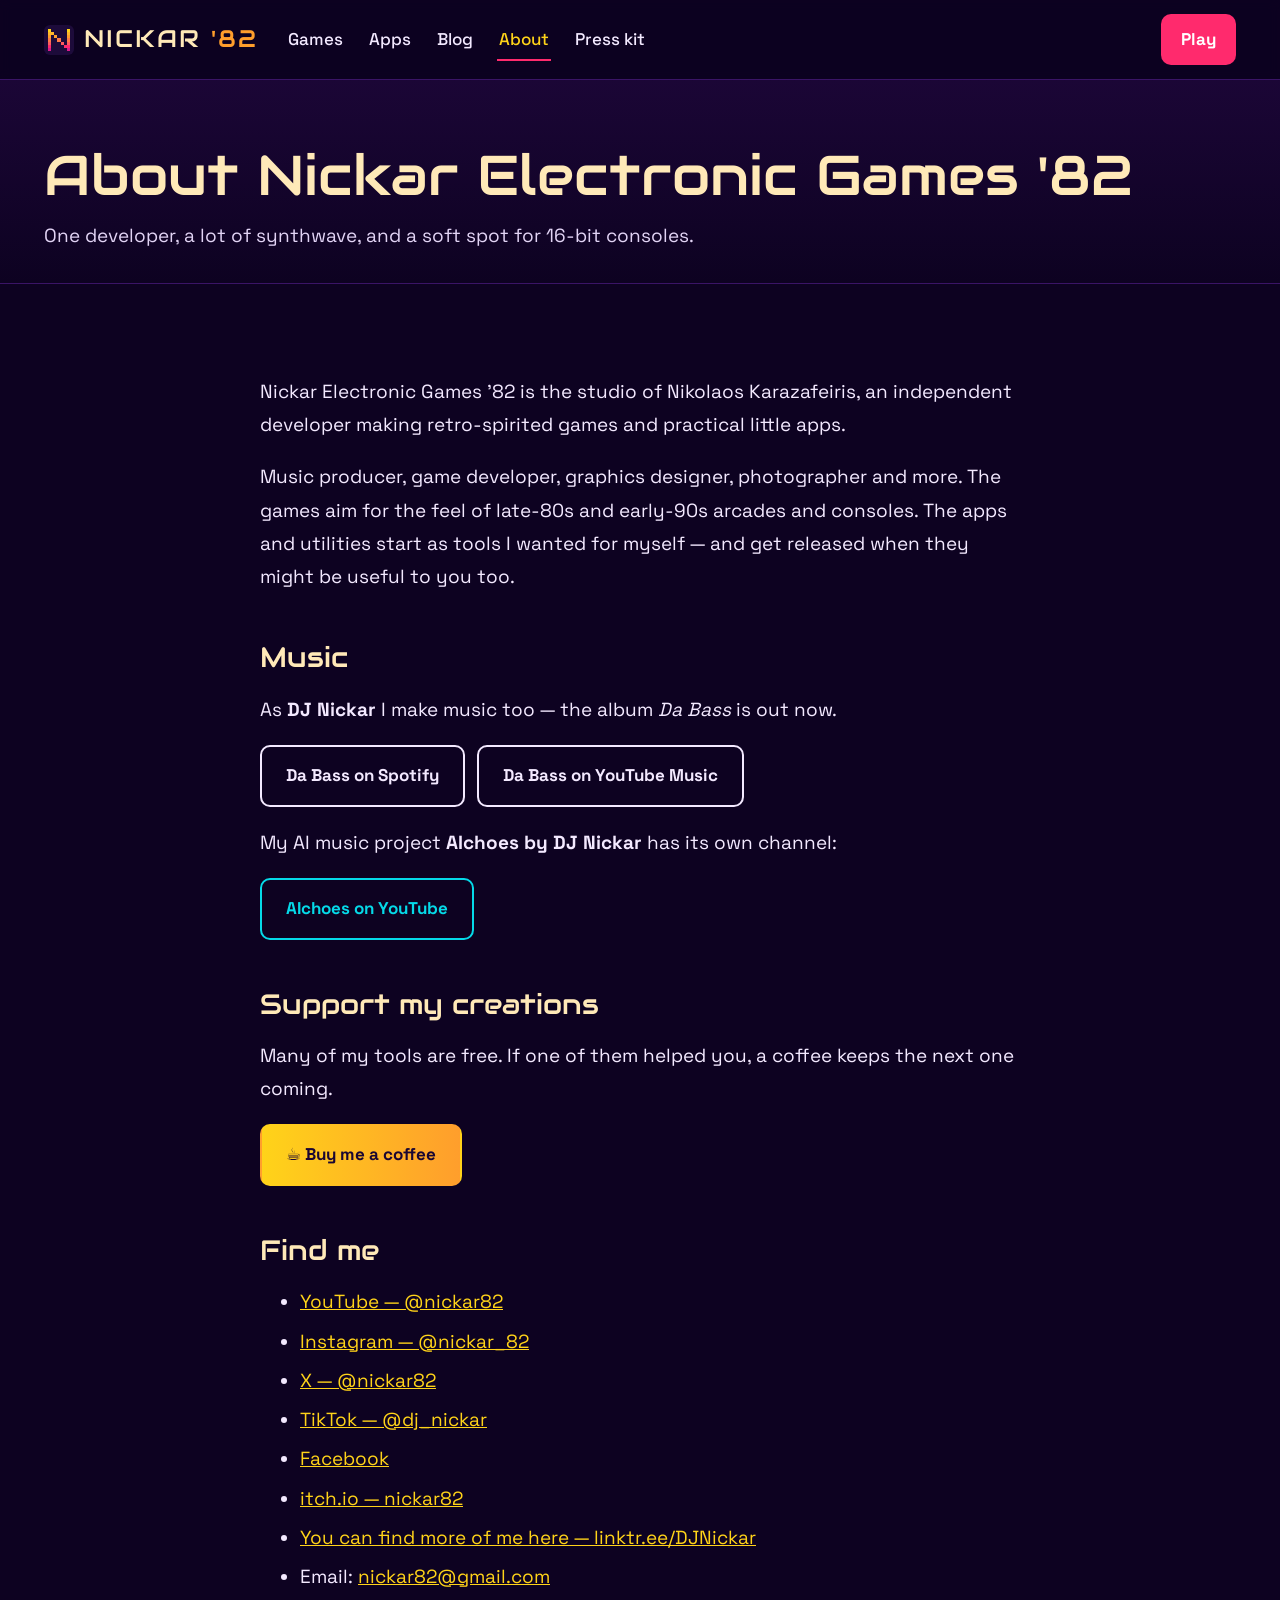
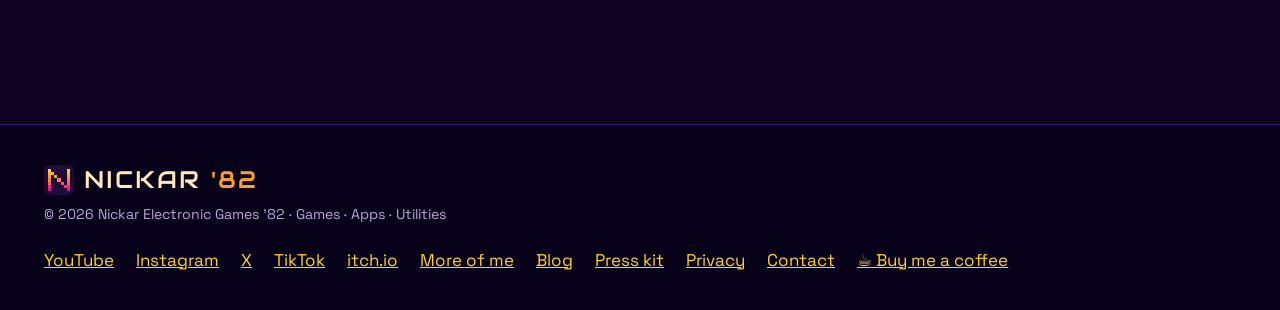
<file: about/index.html>
<!doctype html>
<html lang="en">
<head>
<meta charset="utf-8">
<meta name="viewport" content="width=device-width, initial-scale=1">
<title>About — Nickar Electronic Games &#x27;82</title>
<meta name="description" content="About Nickar Electronic Games &#x27;82, an independent developer of games, apps and utilities.">
<meta property="og:title" content="About — Nickar Electronic Games &#x27;82">
<meta property="og:description" content="About Nickar Electronic Games &#x27;82, an independent developer of games, apps and utilities.">
<meta property="og:image" content="https://nickar82.com/assets/img/og.jpg">
<meta property="og:type" content="website">
<meta name="twitter:card" content="summary_large_image">
<meta name="theme-color" content="#0d0221">
<link rel="icon" type="image/png" sizes="32x32" href="/assets/img/icon-32.png">
<link rel="apple-touch-icon" href="/assets/img/icon-180.png">
<link rel="preconnect" href="https://fonts.googleapis.com">
<link rel="preconnect" href="https://fonts.gstatic.com" crossorigin>
<link rel="stylesheet" href="/assets/css/style.css">
</head>
<body>
<a class="skip" href="#main">Skip to content</a>
<header class="site-header">
<nav class="wrap" aria-label="Main">
<a class="brand" href="/"><img src="/assets/img/icon-32.png" alt="" width="30" height="30">NICKAR<span>'82</span></a>
<ul class="nav-links">
<li><a href="/games/">Games</a></li>
<li><a href="/apps/">Apps</a></li>
<li><a href="/blog/">Blog</a></li>
<li><a href="/about/" aria-current="page">About</a></li>
<li><a href="/press/">Press kit</a></li>
</ul>
<a class="btn btn-pink" href="/games/" style="padding:10px 18px">Play</a>
</nav>
</header>
<main id="main">

<section class="page-hero"><div class="wrap"><h1>About Nickar Electronic Games '82</h1><p>One developer, a lot of synthwave, and a soft spot for 16-bit consoles.</p></div></section>
<article class="wrap section prose">
<p>Nickar Electronic Games '82 is the studio of Nikolaos Karazafeiris, an independent developer making retro-spirited games and practical little apps.</p>
<p>Music producer, game developer, graphics designer, photographer and more. The games aim for the feel of late-80s and early-90s arcades and consoles. The apps and utilities start as tools I wanted for myself — and get released when they might be useful to you too.</p>
<h2>Music</h2>
<p>As <strong>DJ Nickar</strong> I make music too — the album <em>Da Bass</em> is out now.</p>
<div class="btn-row"><a class="btn btn-line" href="http://tinyurl.com/DJNickarDaBassSp" rel="noopener" target="_blank">Da Bass on Spotify</a>
<a class="btn btn-line" href="http://tinyurl.com/DJ-NickarYTmusic" rel="noopener" target="_blank">Da Bass on YouTube Music</a></div>
<p>My AI music project <strong>AIchoes by DJ Nickar</strong> has its own channel:</p>
<p><a class="btn btn-cyan" href="https://www.youtube.com/@AIchoes" rel="noopener" target="_blank">AIchoes on YouTube</a></p>
<h2>Support my creations</h2>
<p>Many of my tools are free. If one of them helped you, a coffee keeps the next one coming.</p>
<p><a class="btn btn-sun" href="https://buymeacoffee.com/nickar82p" rel="noopener" target="_blank">☕ Buy me a coffee</a></p>
<h2>Find me</h2>
<ul>
<li><a href="https://www.youtube.com/@nickar82" rel="noopener" target="_blank">YouTube — @nickar82</a></li>
<li><a href="https://www.instagram.com/nickar_82" rel="noopener" target="_blank">Instagram — @nickar_82</a></li>
<li><a href="https://x.com/nickar82" rel="noopener" target="_blank">X — @nickar82</a></li>
<li><a href="https://www.tiktok.com/@dj_nickar" rel="noopener" target="_blank">TikTok — @dj_nickar</a></li>
<li><a href="http://facebook.com/nick.kar82" rel="noopener" target="_blank">Facebook</a></li>
<li><a href="https://nickar82.itch.io" rel="noopener" target="_blank">itch.io — nickar82</a></li>
<li><a href="https://linktr.ee/DJNickar" rel="noopener" target="_blank">You can find more of me here — linktr.ee/DJNickar</a></li>
<li>Email: <a href="mailto:nickar82@gmail.com">nickar82@gmail.com</a></li>
</ul>
</article>

</main>
<footer class="site-footer">
<div class="wrap">
<div>
<a class="brand" href="/"><img src="/assets/img/icon-32.png" alt="" width="30" height="30">NICKAR<span>'82</span></a>
<small>© 2026 Nickar Electronic Games '82 · Games · Apps · Utilities</small>
</div>
<div class="links">
<a href="https://www.youtube.com/@nickar82" rel="noopener" target="_blank">YouTube</a><a href="https://www.instagram.com/nickar_82" rel="noopener" target="_blank">Instagram</a><a href="https://x.com/nickar82" rel="noopener" target="_blank">X</a><a href="https://www.tiktok.com/@dj_nickar" rel="noopener" target="_blank">TikTok</a>
<a href="https://nickar82.itch.io/swrc89" rel="noopener" target="_blank">itch.io</a>
<a href="https://linktr.ee/DJNickar" rel="noopener" target="_blank">More of me</a>
<a href="/blog/">Blog</a>
<a href="/press/">Press kit</a>
<a href="/privacy/">Privacy</a>
<a href="mailto:nickar82@gmail.com">Contact</a>
<a href="https://buymeacoffee.com/nickar82p" rel="noopener" target="_blank">☕ Buy me a coffee</a>
</div>
</div>
</footer>
</body>
</html>
</file>
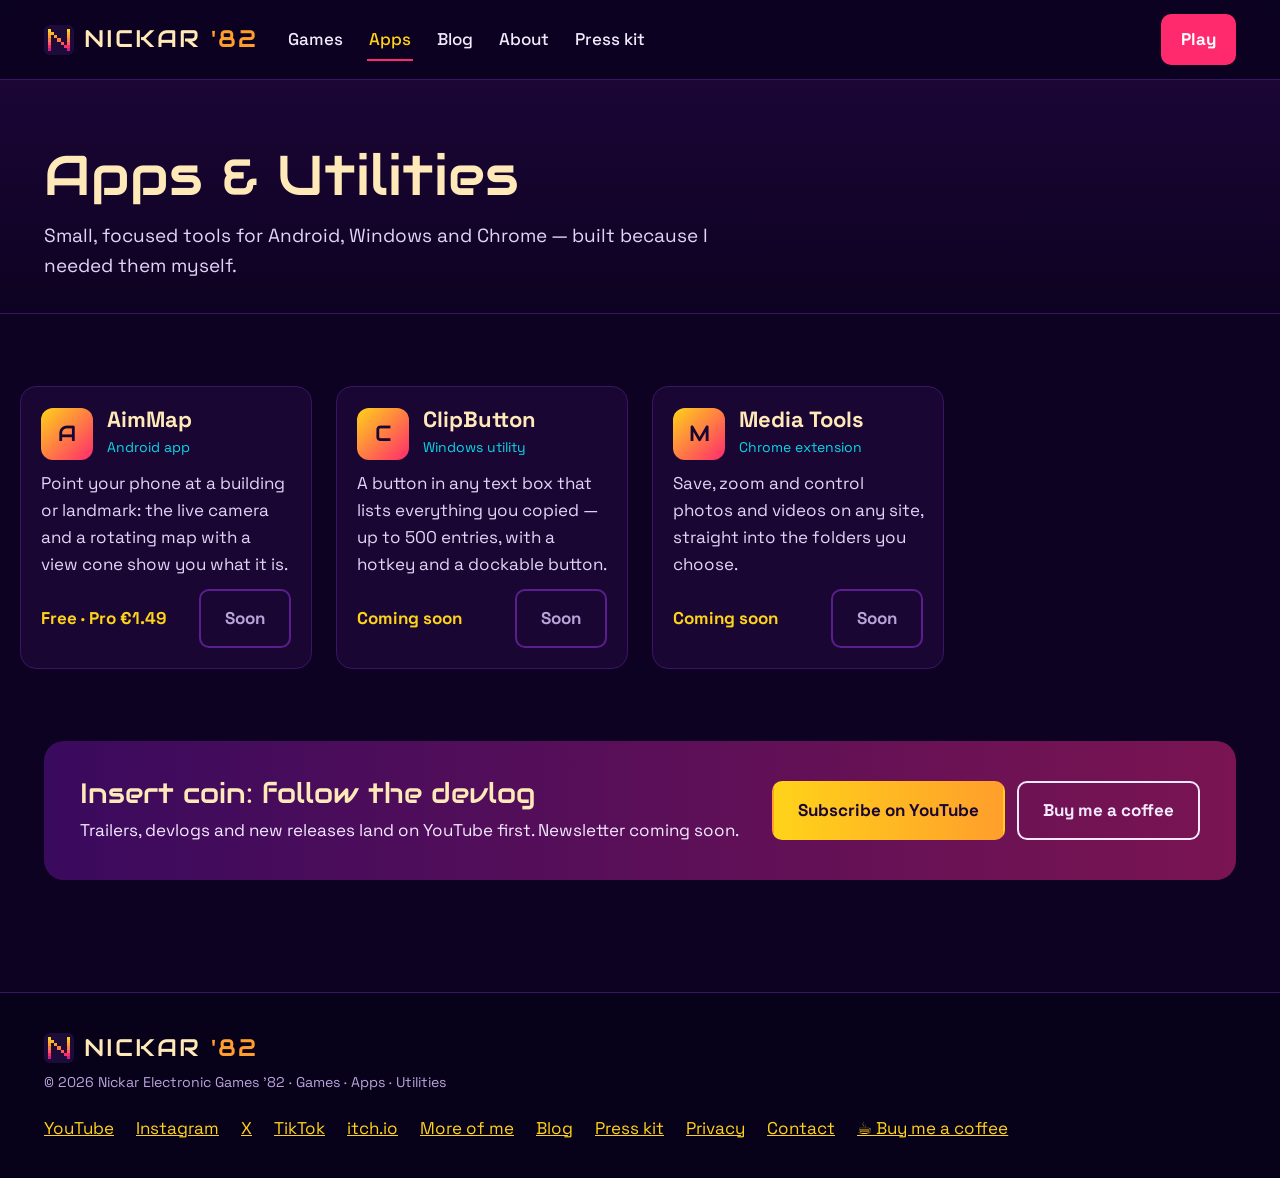
<file: apps/index.html>
<!doctype html>
<html lang="en">
<head>
<meta charset="utf-8">
<meta name="viewport" content="width=device-width, initial-scale=1">
<title>Apps &amp; Utilities — Nickar Electronic Games &#x27;82</title>
<meta name="description" content="Android apps, Windows utilities and Chrome extensions by Nickar.">
<meta property="og:title" content="Apps &amp; Utilities — Nickar Electronic Games &#x27;82">
<meta property="og:description" content="Android apps, Windows utilities and Chrome extensions by Nickar.">
<meta property="og:image" content="https://nickar82.com/assets/img/og.jpg">
<meta property="og:type" content="website">
<meta name="twitter:card" content="summary_large_image">
<meta name="theme-color" content="#0d0221">
<link rel="icon" type="image/png" sizes="32x32" href="/assets/img/icon-32.png">
<link rel="apple-touch-icon" href="/assets/img/icon-180.png">
<link rel="preconnect" href="https://fonts.googleapis.com">
<link rel="preconnect" href="https://fonts.gstatic.com" crossorigin>
<link rel="stylesheet" href="/assets/css/style.css">
</head>
<body>
<a class="skip" href="#main">Skip to content</a>
<header class="site-header">
<nav class="wrap" aria-label="Main">
<a class="brand" href="/"><img src="/assets/img/icon-32.png" alt="" width="30" height="30">NICKAR<span>'82</span></a>
<ul class="nav-links">
<li><a href="/games/">Games</a></li>
<li><a href="/apps/" aria-current="page">Apps</a></li>
<li><a href="/blog/">Blog</a></li>
<li><a href="/about/">About</a></li>
<li><a href="/press/">Press kit</a></li>
</ul>
<a class="btn btn-pink" href="/games/" style="padding:10px 18px">Play</a>
</nav>
</header>
<main id="main">

<section class="page-hero"><div class="wrap"><h1>Apps &amp; Utilities</h1><p>Small, focused tools for Android, Windows and Chrome — built because I needed them myself.</p></div></section>
<section class="wrap section"><div class="cards"><article class="card"><div class="body">
<div class="app-head"><div class="app-icon" aria-hidden="true">A</div><div><h3>AimMap</h3><span style="color:var(--cyan);font-size:14px">Android app</span></div></div>
<p>Point your phone at a building or landmark: the live camera and a rotating map with a view cone show you what it is.</p>
<div class="price-row"><span class="price">Free · Pro €1.49</span><span class="btn btn-soon">Soon</span></div>
</div></article><article class="card"><div class="body">
<div class="app-head"><div class="app-icon" aria-hidden="true">C</div><div><h3>ClipButton</h3><span style="color:var(--cyan);font-size:14px">Windows utility</span></div></div>
<p>A button in any text box that lists everything you copied — up to 500 entries, with a hotkey and a dockable button.</p>
<div class="price-row"><span class="price">Coming soon</span><span class="btn btn-soon">Soon</span></div>
</div></article><article class="card"><div class="body">
<div class="app-head"><div class="app-icon" aria-hidden="true">M</div><div><h3>Media Tools</h3><span style="color:var(--cyan);font-size:14px">Chrome extension</span></div></div>
<p>Save, zoom and control photos and videos on any site, straight into the folders you choose.</p>
<div class="price-row"><span class="price">Coming soon</span><span class="btn btn-soon">Soon</span></div>
</div></article></div></section>
<section class="wrap" style="padding-bottom:72px">
<div class="cta">
<div style="flex:1 1 360px"><h2>Insert coin: follow the devlog</h2>
<p>Trailers, devlogs and new releases land on YouTube first. Newsletter coming soon.</p></div>
<div class="btn-row"><a class="btn btn-sun" href="https://www.youtube.com/@nickar82" rel="noopener" target="_blank">Subscribe on YouTube</a>
<a class="btn btn-line" href="https://buymeacoffee.com/nickar82p" rel="noopener" target="_blank">Buy me a coffee</a></div>
</div>
</section>

</main>
<footer class="site-footer">
<div class="wrap">
<div>
<a class="brand" href="/"><img src="/assets/img/icon-32.png" alt="" width="30" height="30">NICKAR<span>'82</span></a>
<small>© 2026 Nickar Electronic Games '82 · Games · Apps · Utilities</small>
</div>
<div class="links">
<a href="https://www.youtube.com/@nickar82" rel="noopener" target="_blank">YouTube</a><a href="https://www.instagram.com/nickar_82" rel="noopener" target="_blank">Instagram</a><a href="https://x.com/nickar82" rel="noopener" target="_blank">X</a><a href="https://www.tiktok.com/@dj_nickar" rel="noopener" target="_blank">TikTok</a>
<a href="https://nickar82.itch.io/swrc89" rel="noopener" target="_blank">itch.io</a>
<a href="https://linktr.ee/DJNickar" rel="noopener" target="_blank">More of me</a>
<a href="/blog/">Blog</a>
<a href="/press/">Press kit</a>
<a href="/privacy/">Privacy</a>
<a href="mailto:nickar82@gmail.com">Contact</a>
<a href="https://buymeacoffee.com/nickar82p" rel="noopener" target="_blank">☕ Buy me a coffee</a>
</div>
</div>
</footer>
</body>
</html>
</file>
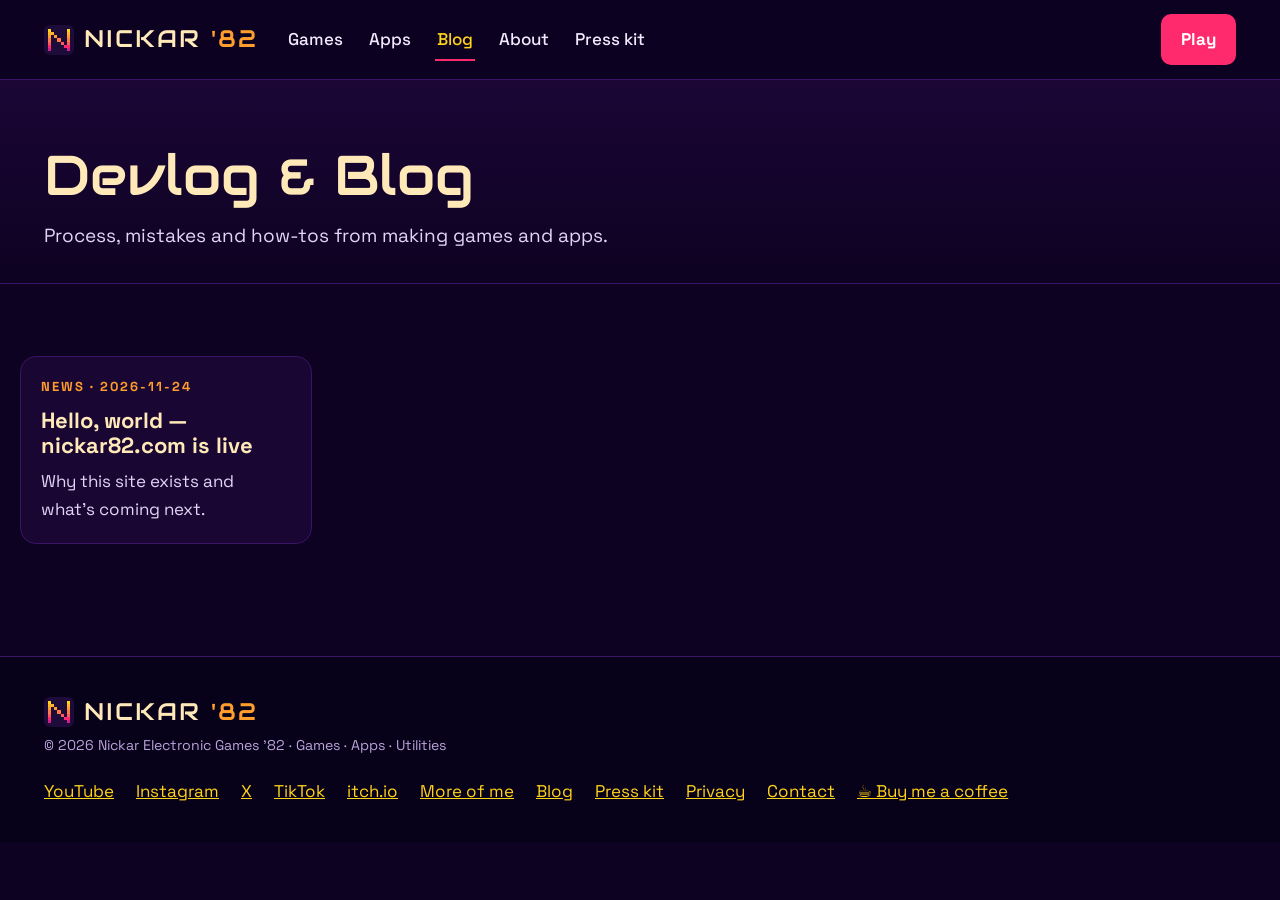
<file: blog/index.html>
<!doctype html>
<html lang="en">
<head>
<meta charset="utf-8">
<meta name="viewport" content="width=device-width, initial-scale=1">
<title>Blog — Nickar Electronic Games &#x27;82</title>
<meta name="description" content="Devlogs, behind-the-scenes and how-tos from Nickar.">
<meta property="og:title" content="Blog — Nickar Electronic Games &#x27;82">
<meta property="og:description" content="Devlogs, behind-the-scenes and how-tos from Nickar.">
<meta property="og:image" content="https://nickar82.com/assets/img/og.jpg">
<meta property="og:type" content="website">
<meta name="twitter:card" content="summary_large_image">
<meta name="theme-color" content="#0d0221">
<link rel="icon" type="image/png" sizes="32x32" href="/assets/img/icon-32.png">
<link rel="apple-touch-icon" href="/assets/img/icon-180.png">
<link rel="preconnect" href="https://fonts.googleapis.com">
<link rel="preconnect" href="https://fonts.gstatic.com" crossorigin>
<link rel="stylesheet" href="/assets/css/style.css">
</head>
<body>
<a class="skip" href="#main">Skip to content</a>
<header class="site-header">
<nav class="wrap" aria-label="Main">
<a class="brand" href="/"><img src="/assets/img/icon-32.png" alt="" width="30" height="30">NICKAR<span>'82</span></a>
<ul class="nav-links">
<li><a href="/games/">Games</a></li>
<li><a href="/apps/">Apps</a></li>
<li><a href="/blog/" aria-current="page">Blog</a></li>
<li><a href="/about/">About</a></li>
<li><a href="/press/">Press kit</a></li>
</ul>
<a class="btn btn-pink" href="/games/" style="padding:10px 18px">Play</a>
</nav>
</header>
<main id="main">

<section class="page-hero"><div class="wrap"><h1>Devlog &amp; Blog</h1><p>Process, mistakes and how-tos from making games and apps.</p></div></section>
<section class="wrap section"><div class="cards"><a class="card" href="/blog/hello-world/"><div class="body"><span class="tag">News · 2026-11-24</span><h3>Hello, world — nickar82.com is live</h3><p>Why this site exists and what's coming next.</p></div></a></div></section>

</main>
<footer class="site-footer">
<div class="wrap">
<div>
<a class="brand" href="/"><img src="/assets/img/icon-32.png" alt="" width="30" height="30">NICKAR<span>'82</span></a>
<small>© 2026 Nickar Electronic Games '82 · Games · Apps · Utilities</small>
</div>
<div class="links">
<a href="https://www.youtube.com/@nickar82" rel="noopener" target="_blank">YouTube</a><a href="https://www.instagram.com/nickar_82" rel="noopener" target="_blank">Instagram</a><a href="https://x.com/nickar82" rel="noopener" target="_blank">X</a><a href="https://www.tiktok.com/@dj_nickar" rel="noopener" target="_blank">TikTok</a>
<a href="https://nickar82.itch.io/swrc89" rel="noopener" target="_blank">itch.io</a>
<a href="https://linktr.ee/DJNickar" rel="noopener" target="_blank">More of me</a>
<a href="/blog/">Blog</a>
<a href="/press/">Press kit</a>
<a href="/privacy/">Privacy</a>
<a href="mailto:nickar82@gmail.com">Contact</a>
<a href="https://buymeacoffee.com/nickar82p" rel="noopener" target="_blank">☕ Buy me a coffee</a>
</div>
</div>
</footer>
</body>
</html>
</file>
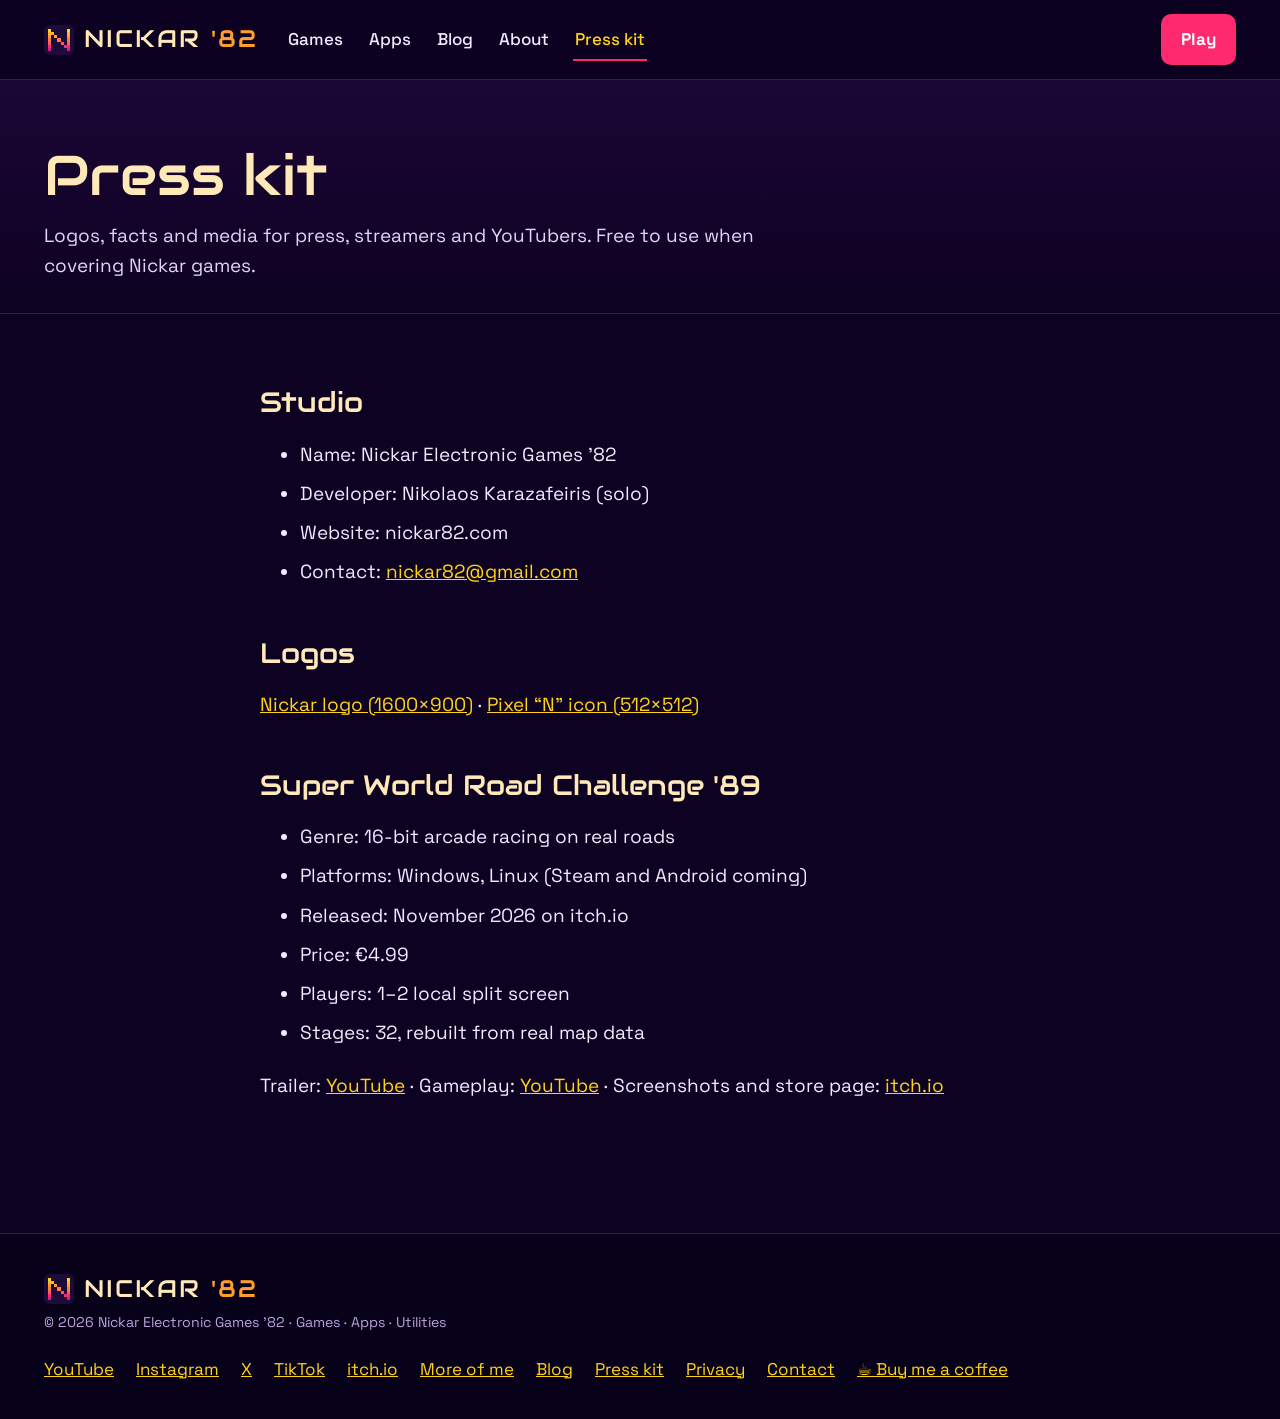
<file: press/index.html>
<!doctype html>
<html lang="en">
<head>
<meta charset="utf-8">
<meta name="viewport" content="width=device-width, initial-scale=1">
<title>Press kit — Nickar Electronic Games &#x27;82</title>
<meta name="description" content="Press kit for Nickar and Super World Road Challenge &#x27;89: logos, screenshots and facts.">
<meta property="og:title" content="Press kit — Nickar Electronic Games &#x27;82">
<meta property="og:description" content="Press kit for Nickar and Super World Road Challenge &#x27;89: logos, screenshots and facts.">
<meta property="og:image" content="https://nickar82.com/assets/img/og.jpg">
<meta property="og:type" content="website">
<meta name="twitter:card" content="summary_large_image">
<meta name="theme-color" content="#0d0221">
<link rel="icon" type="image/png" sizes="32x32" href="/assets/img/icon-32.png">
<link rel="apple-touch-icon" href="/assets/img/icon-180.png">
<link rel="preconnect" href="https://fonts.googleapis.com">
<link rel="preconnect" href="https://fonts.gstatic.com" crossorigin>
<link rel="stylesheet" href="/assets/css/style.css">
</head>
<body>
<a class="skip" href="#main">Skip to content</a>
<header class="site-header">
<nav class="wrap" aria-label="Main">
<a class="brand" href="/"><img src="/assets/img/icon-32.png" alt="" width="30" height="30">NICKAR<span>'82</span></a>
<ul class="nav-links">
<li><a href="/games/">Games</a></li>
<li><a href="/apps/">Apps</a></li>
<li><a href="/blog/">Blog</a></li>
<li><a href="/about/">About</a></li>
<li><a href="/press/" aria-current="page">Press kit</a></li>
</ul>
<a class="btn btn-pink" href="/games/" style="padding:10px 18px">Play</a>
</nav>
</header>
<main id="main">

<section class="page-hero"><div class="wrap"><h1>Press kit</h1><p>Logos, facts and media for press, streamers and YouTubers. Free to use when covering Nickar games.</p></div></section>
<article class="wrap section prose">
<h2 style="margin-top:0">Studio</h2>
<ul><li>Name: Nickar Electronic Games '82</li><li>Developer: Nikolaos Karazafeiris (solo)</li><li>Website: nickar82.com</li><li>Contact: <a href="mailto:nickar82@gmail.com">nickar82@gmail.com</a></li></ul>
<h2>Logos</h2>
<p><a href="/assets/img/logo.webp" download>Nickar logo (1600×900)</a> · <a href="/assets/img/icon-512.png" download>Pixel “N” icon (512×512)</a></p>
<h2>Super World Road Challenge '89</h2>
<ul><li>Genre: 16-bit arcade racing on real roads</li><li>Platforms: Windows, Linux (Steam and Android coming)</li><li>Released: November 2026 on itch.io</li><li>Price: €4.99</li><li>Players: 1–2 local split screen</li><li>Stages: 32, rebuilt from real map data</li></ul>
<p>Trailer: <a href="https://www.youtube.com/watch?v=XggUQojWwqk" target="_blank" rel="noopener">YouTube</a> · Gameplay: <a href="https://www.youtube.com/watch?v=9RpvdBLgC6g" target="_blank" rel="noopener">YouTube</a> · Screenshots and store page: <a href="https://nickar82.itch.io/swrc89" target="_blank" rel="noopener">itch.io</a></p>
</article>

</main>
<footer class="site-footer">
<div class="wrap">
<div>
<a class="brand" href="/"><img src="/assets/img/icon-32.png" alt="" width="30" height="30">NICKAR<span>'82</span></a>
<small>© 2026 Nickar Electronic Games '82 · Games · Apps · Utilities</small>
</div>
<div class="links">
<a href="https://www.youtube.com/@nickar82" rel="noopener" target="_blank">YouTube</a><a href="https://www.instagram.com/nickar_82" rel="noopener" target="_blank">Instagram</a><a href="https://x.com/nickar82" rel="noopener" target="_blank">X</a><a href="https://www.tiktok.com/@dj_nickar" rel="noopener" target="_blank">TikTok</a>
<a href="https://nickar82.itch.io/swrc89" rel="noopener" target="_blank">itch.io</a>
<a href="https://linktr.ee/DJNickar" rel="noopener" target="_blank">More of me</a>
<a href="/blog/">Blog</a>
<a href="/press/">Press kit</a>
<a href="/privacy/">Privacy</a>
<a href="mailto:nickar82@gmail.com">Contact</a>
<a href="https://buymeacoffee.com/nickar82p" rel="noopener" target="_blank">☕ Buy me a coffee</a>
</div>
</div>
</footer>
</body>
</html>
</file>
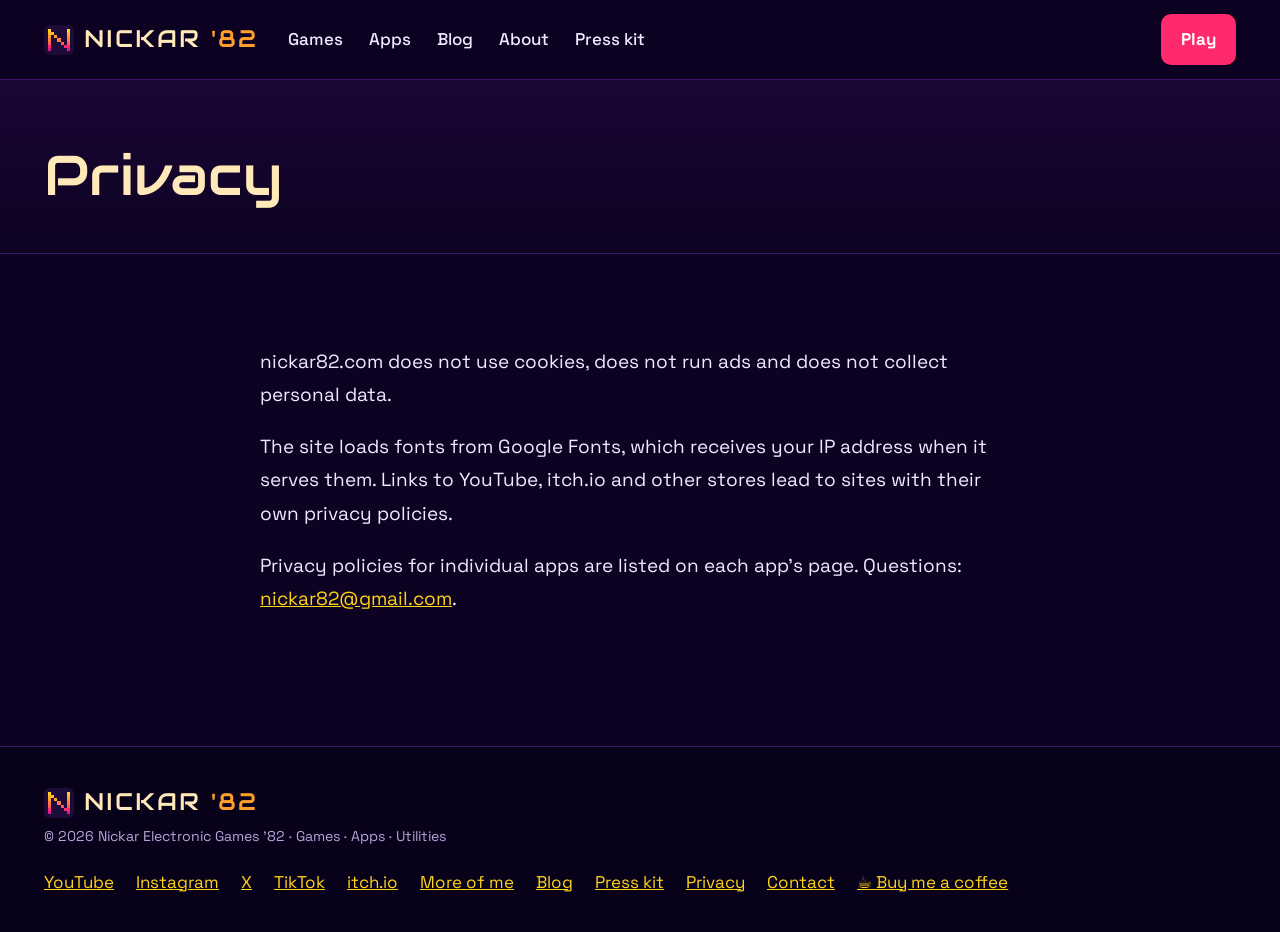
<file: privacy/index.html>
<!doctype html>
<html lang="en">
<head>
<meta charset="utf-8">
<meta name="viewport" content="width=device-width, initial-scale=1">
<title>Privacy — Nickar Electronic Games &#x27;82</title>
<meta name="description" content="Privacy policy for nickar82.com.">
<meta property="og:title" content="Privacy — Nickar Electronic Games &#x27;82">
<meta property="og:description" content="Privacy policy for nickar82.com.">
<meta property="og:image" content="https://nickar82.com/assets/img/og.jpg">
<meta property="og:type" content="website">
<meta name="twitter:card" content="summary_large_image">
<meta name="theme-color" content="#0d0221">
<link rel="icon" type="image/png" sizes="32x32" href="/assets/img/icon-32.png">
<link rel="apple-touch-icon" href="/assets/img/icon-180.png">
<link rel="preconnect" href="https://fonts.googleapis.com">
<link rel="preconnect" href="https://fonts.gstatic.com" crossorigin>
<link rel="stylesheet" href="/assets/css/style.css">
</head>
<body>
<a class="skip" href="#main">Skip to content</a>
<header class="site-header">
<nav class="wrap" aria-label="Main">
<a class="brand" href="/"><img src="/assets/img/icon-32.png" alt="" width="30" height="30">NICKAR<span>'82</span></a>
<ul class="nav-links">
<li><a href="/games/">Games</a></li>
<li><a href="/apps/">Apps</a></li>
<li><a href="/blog/">Blog</a></li>
<li><a href="/about/">About</a></li>
<li><a href="/press/">Press kit</a></li>
</ul>
<a class="btn btn-pink" href="/games/" style="padding:10px 18px">Play</a>
</nav>
</header>
<main id="main">

<section class="page-hero"><div class="wrap"><h1>Privacy</h1></div></section>
<article class="wrap section prose">
<p>nickar82.com does not use cookies, does not run ads and does not collect personal data.</p>
<p>The site loads fonts from Google Fonts, which receives your IP address when it serves them. Links to YouTube, itch.io and other stores lead to sites with their own privacy policies.</p>
<p>Privacy policies for individual apps are listed on each app's page. Questions: <a href="mailto:nickar82@gmail.com">nickar82@gmail.com</a>.</p>
</article>

</main>
<footer class="site-footer">
<div class="wrap">
<div>
<a class="brand" href="/"><img src="/assets/img/icon-32.png" alt="" width="30" height="30">NICKAR<span>'82</span></a>
<small>© 2026 Nickar Electronic Games '82 · Games · Apps · Utilities</small>
</div>
<div class="links">
<a href="https://www.youtube.com/@nickar82" rel="noopener" target="_blank">YouTube</a><a href="https://www.instagram.com/nickar_82" rel="noopener" target="_blank">Instagram</a><a href="https://x.com/nickar82" rel="noopener" target="_blank">X</a><a href="https://www.tiktok.com/@dj_nickar" rel="noopener" target="_blank">TikTok</a>
<a href="https://nickar82.itch.io/swrc89" rel="noopener" target="_blank">itch.io</a>
<a href="https://linktr.ee/DJNickar" rel="noopener" target="_blank">More of me</a>
<a href="/blog/">Blog</a>
<a href="/press/">Press kit</a>
<a href="/privacy/">Privacy</a>
<a href="mailto:nickar82@gmail.com">Contact</a>
<a href="https://buymeacoffee.com/nickar82p" rel="noopener" target="_blank">☕ Buy me a coffee</a>
</div>
</div>
</footer>
</body>
</html>
</file>
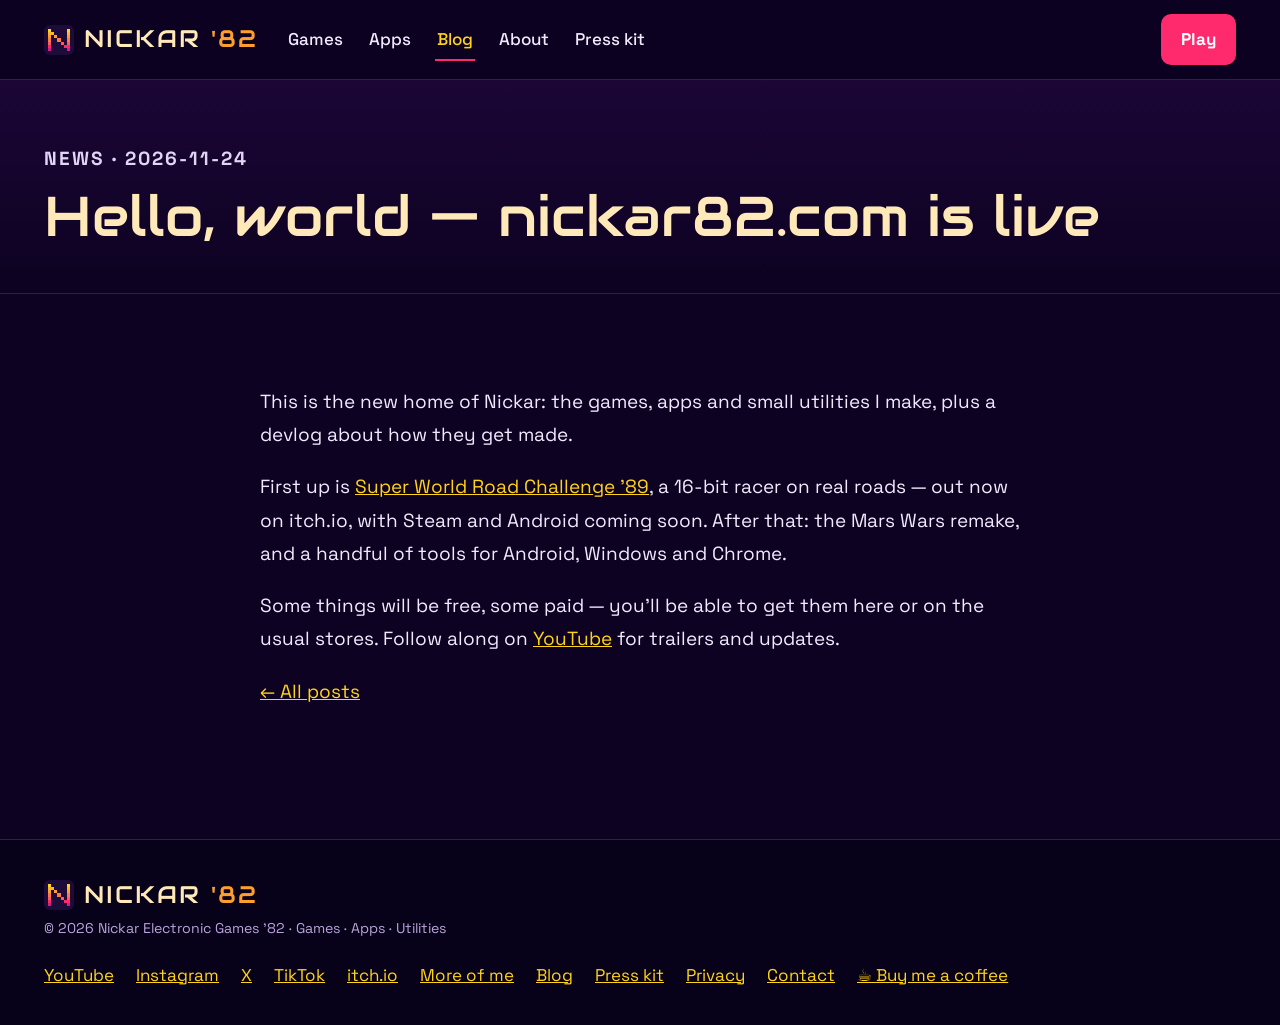
<file: blog/hello-world/index.html>
<!doctype html>
<html lang="en">
<head>
<meta charset="utf-8">
<meta name="viewport" content="width=device-width, initial-scale=1">
<title>Hello, world — nickar82.com is live — Nickar Electronic Games &#x27;82</title>
<meta name="description" content="The Nickar studio site is live.">
<meta property="og:title" content="Hello, world — nickar82.com is live — Nickar Electronic Games &#x27;82">
<meta property="og:description" content="The Nickar studio site is live.">
<meta property="og:image" content="https://nickar82.com/assets/img/og.jpg">
<meta property="og:type" content="website">
<meta name="twitter:card" content="summary_large_image">
<meta name="theme-color" content="#0d0221">
<link rel="icon" type="image/png" sizes="32x32" href="/assets/img/icon-32.png">
<link rel="apple-touch-icon" href="/assets/img/icon-180.png">
<link rel="preconnect" href="https://fonts.googleapis.com">
<link rel="preconnect" href="https://fonts.gstatic.com" crossorigin>
<link rel="stylesheet" href="/assets/css/style.css">
</head>
<body>
<a class="skip" href="#main">Skip to content</a>
<header class="site-header">
<nav class="wrap" aria-label="Main">
<a class="brand" href="/"><img src="/assets/img/icon-32.png" alt="" width="30" height="30">NICKAR<span>'82</span></a>
<ul class="nav-links">
<li><a href="/games/">Games</a></li>
<li><a href="/apps/">Apps</a></li>
<li><a href="/blog/" aria-current="page">Blog</a></li>
<li><a href="/about/">About</a></li>
<li><a href="/press/">Press kit</a></li>
</ul>
<a class="btn btn-pink" href="/games/" style="padding:10px 18px">Play</a>
</nav>
</header>
<main id="main">

<section class="page-hero"><div class="wrap"><p class="tag" style="margin:0 0 10px">News · 2026-11-24</p><h1>Hello, world — nickar82.com is live</h1></div></section>
<article class="wrap section prose">
<p>This is the new home of Nickar: the games, apps and small utilities I make, plus a devlog about how they get made.</p>
<p>First up is <a href="/games/swrc89/">Super World Road Challenge '89</a>, a 16-bit racer on real roads — out now on itch.io, with Steam and Android coming soon. After that: the Mars Wars remake, and a handful of tools for Android, Windows and Chrome.</p>
<p>Some things will be free, some paid — you'll be able to get them here or on the usual stores. Follow along on <a href="https://www.youtube.com/@nickar82" rel="noopener" target="_blank">YouTube</a> for trailers and updates.</p>
<p><a href="/blog/">← All posts</a></p>
</article>

</main>
<footer class="site-footer">
<div class="wrap">
<div>
<a class="brand" href="/"><img src="/assets/img/icon-32.png" alt="" width="30" height="30">NICKAR<span>'82</span></a>
<small>© 2026 Nickar Electronic Games '82 · Games · Apps · Utilities</small>
</div>
<div class="links">
<a href="https://www.youtube.com/@nickar82" rel="noopener" target="_blank">YouTube</a><a href="https://www.instagram.com/nickar_82" rel="noopener" target="_blank">Instagram</a><a href="https://x.com/nickar82" rel="noopener" target="_blank">X</a><a href="https://www.tiktok.com/@dj_nickar" rel="noopener" target="_blank">TikTok</a>
<a href="https://nickar82.itch.io/swrc89" rel="noopener" target="_blank">itch.io</a>
<a href="https://linktr.ee/DJNickar" rel="noopener" target="_blank">More of me</a>
<a href="/blog/">Blog</a>
<a href="/press/">Press kit</a>
<a href="/privacy/">Privacy</a>
<a href="mailto:nickar82@gmail.com">Contact</a>
<a href="https://buymeacoffee.com/nickar82p" rel="noopener" target="_blank">☕ Buy me a coffee</a>
</div>
</div>
</footer>
</body>
</html>
</file>
<file: assets/css/style.css>
/* nickar82.com — Neon Sunset theme */
@import url('https://fonts.googleapis.com/css2?family=Audiowide&family=Space+Grotesk:wght@400;500;700&display=swap');

:root{
  --bg:#0d0221; --bg2:#150429; --panel:#1a0633; --line:#3a1466; --line2:#5b1e8f;
  --text:#f3e9ff; --muted:#e2d4f5; --soft:#b9a3d9;
  --cream:#ffe9b8; --yellow:#ffd319; --orange:#ff9e2c; --pink:#ff2a6d; --cyan:#05d9e8;
  --radius:16px; --max:1240px;
}
*{box-sizing:border-box}
html{scroll-behavior:smooth}
body{margin:0;background:var(--bg);color:var(--text);font-family:'Space Grotesk',system-ui,sans-serif;font-size:17px;line-height:1.6}
img{max-width:100%;height:auto;display:block}
a{color:var(--yellow)} a:hover{color:var(--orange)}
h1,h2,h3{line-height:1.15;color:var(--cream)}
.display{font-family:Audiowide,sans-serif;font-weight:400}
.wrap{max-width:var(--max);margin:0 auto;padding:0 24px}
.section{padding:72px 0}
.section h2{font-family:Audiowide,sans-serif;font-weight:400;font-size:34px;margin:0 0 28px}
.eyebrow{margin:0 0 8px;color:var(--cyan);font-weight:700;letter-spacing:3px;font-size:14px;text-transform:uppercase}
.skip{position:absolute;left:-999px;top:0;background:var(--yellow);color:#1a0633;padding:10px 16px;z-index:10}
.skip:focus{left:8px}
:focus-visible{outline:3px solid var(--cyan);outline-offset:3px}

/* header */
.site-header{position:sticky;top:0;z-index:5;background:rgba(13,2,33,.92);backdrop-filter:blur(6px);border-bottom:1px solid var(--line)}
.site-header nav{display:flex;flex-wrap:wrap;align-items:center;gap:12px 28px;padding-top:14px;padding-bottom:14px}
.brand{text-decoration:none;font-family:Audiowide,sans-serif;font-size:24px;letter-spacing:2px;color:var(--cream);display:flex;align-items:center;gap:10px}
.brand img{width:30px;height:30px;image-rendering:pixelated;border-radius:6px}
.brand span{color:var(--orange)}
.nav-links{display:flex;flex-wrap:wrap;gap:4px 22px;flex:1 1 auto;margin:0;padding:0;list-style:none}
.nav-links a{color:var(--text);text-decoration:none;font-weight:500;padding:8px 2px;display:inline-block}
.nav-links a:hover,.nav-links a[aria-current="page"]{color:var(--yellow)}
.nav-links a[aria-current="page"]{box-shadow:inset 0 -2px 0 var(--pink)}

/* buttons */
.btn{display:inline-block;text-decoration:none;font-weight:700;padding:14px 24px;border-radius:10px;font-size:17px;border:2px solid transparent;text-align:center;cursor:pointer;font-family:inherit}
.btn-sun{background:linear-gradient(90deg,var(--yellow),var(--orange));color:#1a0633}
.btn-sun:hover{color:#1a0633;filter:brightness(1.08)}
.btn-pink{background:var(--pink);color:#fff}
.btn-pink:hover{color:#fff;filter:brightness(1.1)}
.btn-line{border-color:var(--text);color:var(--text)}
.btn-line:hover{border-color:var(--yellow);color:var(--yellow)}
.btn-cyan{border-color:var(--cyan);color:var(--cyan)}
.btn-cyan:hover{background:var(--cyan);color:#1a0633}
.btn-soon{border-color:var(--line2);color:var(--soft);cursor:default}
.btn-row{display:flex;flex-wrap:wrap;gap:12px}

/* hero */
.hero{position:relative;overflow:hidden;padding:48px 0 120px;text-align:center;
  background-image:radial-gradient(1.5px 1.5px at 12% 20%,#fff 50%,transparent 51%),radial-gradient(1.5px 1.5px at 78% 14%,#fff 50%,transparent 51%),radial-gradient(1px 1px at 42% 32%,#cfe8ff 50%,transparent 51%),radial-gradient(1px 1px at 88% 40%,#fff 50%,transparent 51%),radial-gradient(1.5px 1.5px at 25% 48%,#bde 50%,transparent 51%),radial-gradient(1px 1px at 63% 8%,#fff 50%,transparent 51%)}
.grid-floor{position:absolute;left:-25%;right:-25%;bottom:-40px;height:340px;background-image:linear-gradient(var(--pink) 2px,transparent 2px),linear-gradient(90deg,var(--pink) 2px,transparent 2px);background-size:70px 50px;transform:perspective(320px) rotateX(58deg);transform-origin:bottom;opacity:.5;animation:drive 2.4s linear infinite}
@keyframes drive{to{background-position:0 50px,0 0}}
@media (prefers-reduced-motion:reduce){.grid-floor{animation:none}}
.hero-inner{position:relative;max-width:1000px;margin:0 auto;padding:0 24px}
.hero-logo{width:100%;max-width:900px;margin:0 auto;border-radius:18px;box-shadow:0 0 60px rgba(255,42,109,.35)}
.hero p.lead{font-size:22px;max-width:680px;margin:32px auto 28px}
.hero .btn-row{justify-content:center}

/* page hero (inner pages) */
.page-hero{padding:64px 0 32px;border-bottom:1px solid var(--line);background:linear-gradient(180deg,#1b0636,var(--bg))}
.page-hero h1{font-family:Audiowide,sans-serif;font-weight:400;font-size:clamp(36px,5vw,56px);margin:0 0 12px}
.page-hero p{margin:0;max-width:720px;font-size:19px;color:var(--muted)}

/* feature */
.feature{display:flex;flex-wrap:wrap;gap:40px;align-items:center;background:var(--panel);border:1px solid var(--line2);border-radius:20px;padding:32px}
.feature .media{flex:1 1 480px;min-width:0}
.feature .copy{flex:1 1 380px;min-width:0}
.feature h2{font-size:44px;margin:0 0 16px}
.placeholder-art{aspect-ratio:16/9;border-radius:14px;background:linear-gradient(#2b0b52,var(--pink) 70%,var(--orange));display:flex;align-items:center;justify-content:center;color:#fff;font-weight:700;letter-spacing:1px;text-align:center;padding:16px}

/* cards */
.cards{display:grid;grid-template-columns:repeat(auto-fill,minmax(290px,1fr));gap:24px}
.card{background:var(--panel);border:1px solid var(--line);border-radius:var(--radius);overflow:hidden;display:flex;flex-direction:column;color:var(--text);text-decoration:none;transition:border-color .2s,transform .2s}
a.card:hover{border-color:var(--pink);transform:translateY(-3px);color:var(--text)}
.card .thumb{aspect-ratio:16/9;background:linear-gradient(135deg,#2b0b52,#7a1fa2);display:flex;align-items:center;justify-content:center;font-family:Audiowide,sans-serif;color:var(--cream);font-size:22px;text-align:center;padding:12px}
.card .body{padding:20px;display:flex;flex-direction:column;gap:10px;flex:1}
.card h3{margin:0;font-size:22px}
.card p{margin:0;color:var(--muted)}
.card .status{font-size:13px;font-weight:700;letter-spacing:2px;color:var(--cyan);text-transform:uppercase}
.card .meta{margin-top:auto;font-size:14px;color:var(--yellow)}
.app-head{display:flex;align-items:center;gap:14px}
.app-icon{width:52px;height:52px;border-radius:12px;background:linear-gradient(135deg,var(--yellow),var(--pink));flex:none;display:flex;align-items:center;justify-content:center;font-family:Audiowide,sans-serif;color:#1a0633;font-size:22px}
.price-row{display:flex;align-items:center;justify-content:space-between;gap:12px;margin-top:auto}
.price{font-weight:700;color:var(--yellow)}
.tag{font-size:13px;font-weight:700;letter-spacing:2px;color:var(--orange);text-transform:uppercase}

.band{background:var(--bg2);border-top:1px solid var(--line);border-bottom:1px solid var(--line)}
.section-head{display:flex;flex-wrap:wrap;justify-content:space-between;align-items:baseline;gap:12px;margin-bottom:28px}
.section-head h2{margin:0}

/* cta band */
.cta{display:flex;flex-wrap:wrap;gap:24px;align-items:center;justify-content:space-between;border-radius:20px;padding:36px;background:linear-gradient(90deg,#3a0a5e,#7a1452)}
.cta h2{font-family:Audiowide,sans-serif;font-weight:400;font-size:28px;margin:0 0 8px}
.cta p{margin:0}

/* game page */
.game-hero{position:relative;min-height:440px;display:flex;align-items:flex-end;background:linear-gradient(180deg,#1b0636 0%,#5a1452 45%,var(--pink) 75%,var(--orange) 100%)}
.game-hero .shade{position:relative;width:100%;background:linear-gradient(0deg,rgba(13,2,33,.96),rgba(13,2,33,0))}
.game-hero h1{font-family:Audiowide,sans-serif;font-weight:400;font-size:clamp(38px,6vw,76px);margin:0;padding-bottom:40px}
.game-hero .wrap{padding-top:120px}
.two-col{display:flex;flex-wrap:wrap;gap:40px;padding-top:48px;padding-bottom:48px}
.two-col main,.two-col .main{flex:999 1 560px;min-width:0}
.two-col aside{flex:1 1 320px;min-width:0}
.buy{background:var(--panel);border:1px solid var(--line2);border-radius:18px;padding:28px;display:flex;flex-direction:column;gap:14px;position:sticky;top:90px}
.buy dl{margin:0;display:grid;grid-template-columns:auto 1fr;gap:8px 16px;font-size:16px}
.buy dt{color:var(--soft)} .buy dd{margin:0}
.shots{display:grid;grid-template-columns:repeat(auto-fill,minmax(220px,1fr));gap:16px}
.shots div{aspect-ratio:16/9;border-radius:10px;background:linear-gradient(135deg,#2b0b52,#7a1fa2);display:flex;align-items:center;justify-content:center;color:var(--muted);font-size:14px}
.video{aspect-ratio:16/9;width:100%;border:0;border-radius:14px}

/* prose */
.prose{max-width:760px;font-size:19px;line-height:1.75}
.prose h2{font-family:Audiowide,sans-serif;font-weight:400;font-size:28px;margin:48px 0 12px}
.prose li{margin:6px 0}
hr{border:0;border-top:1px solid var(--line);margin:8px 0}

/* footer */
.site-footer{border-top:1px solid var(--line);background:#08011a;margin-top:40px}
.site-footer .wrap{padding-top:36px;padding-bottom:36px;display:flex;flex-wrap:wrap;gap:20px 40px;justify-content:space-between;align-items:center}
.site-footer .links{display:flex;flex-wrap:wrap;gap:8px 22px}
.site-footer small{color:var(--soft)}

@media (max-width:600px){
  body{font-size:16px}
  .section{padding:52px 0}
  .feature{padding:20px}
  .feature h2{font-size:32px}
  .hero p.lead{font-size:19px}
}
</file>
